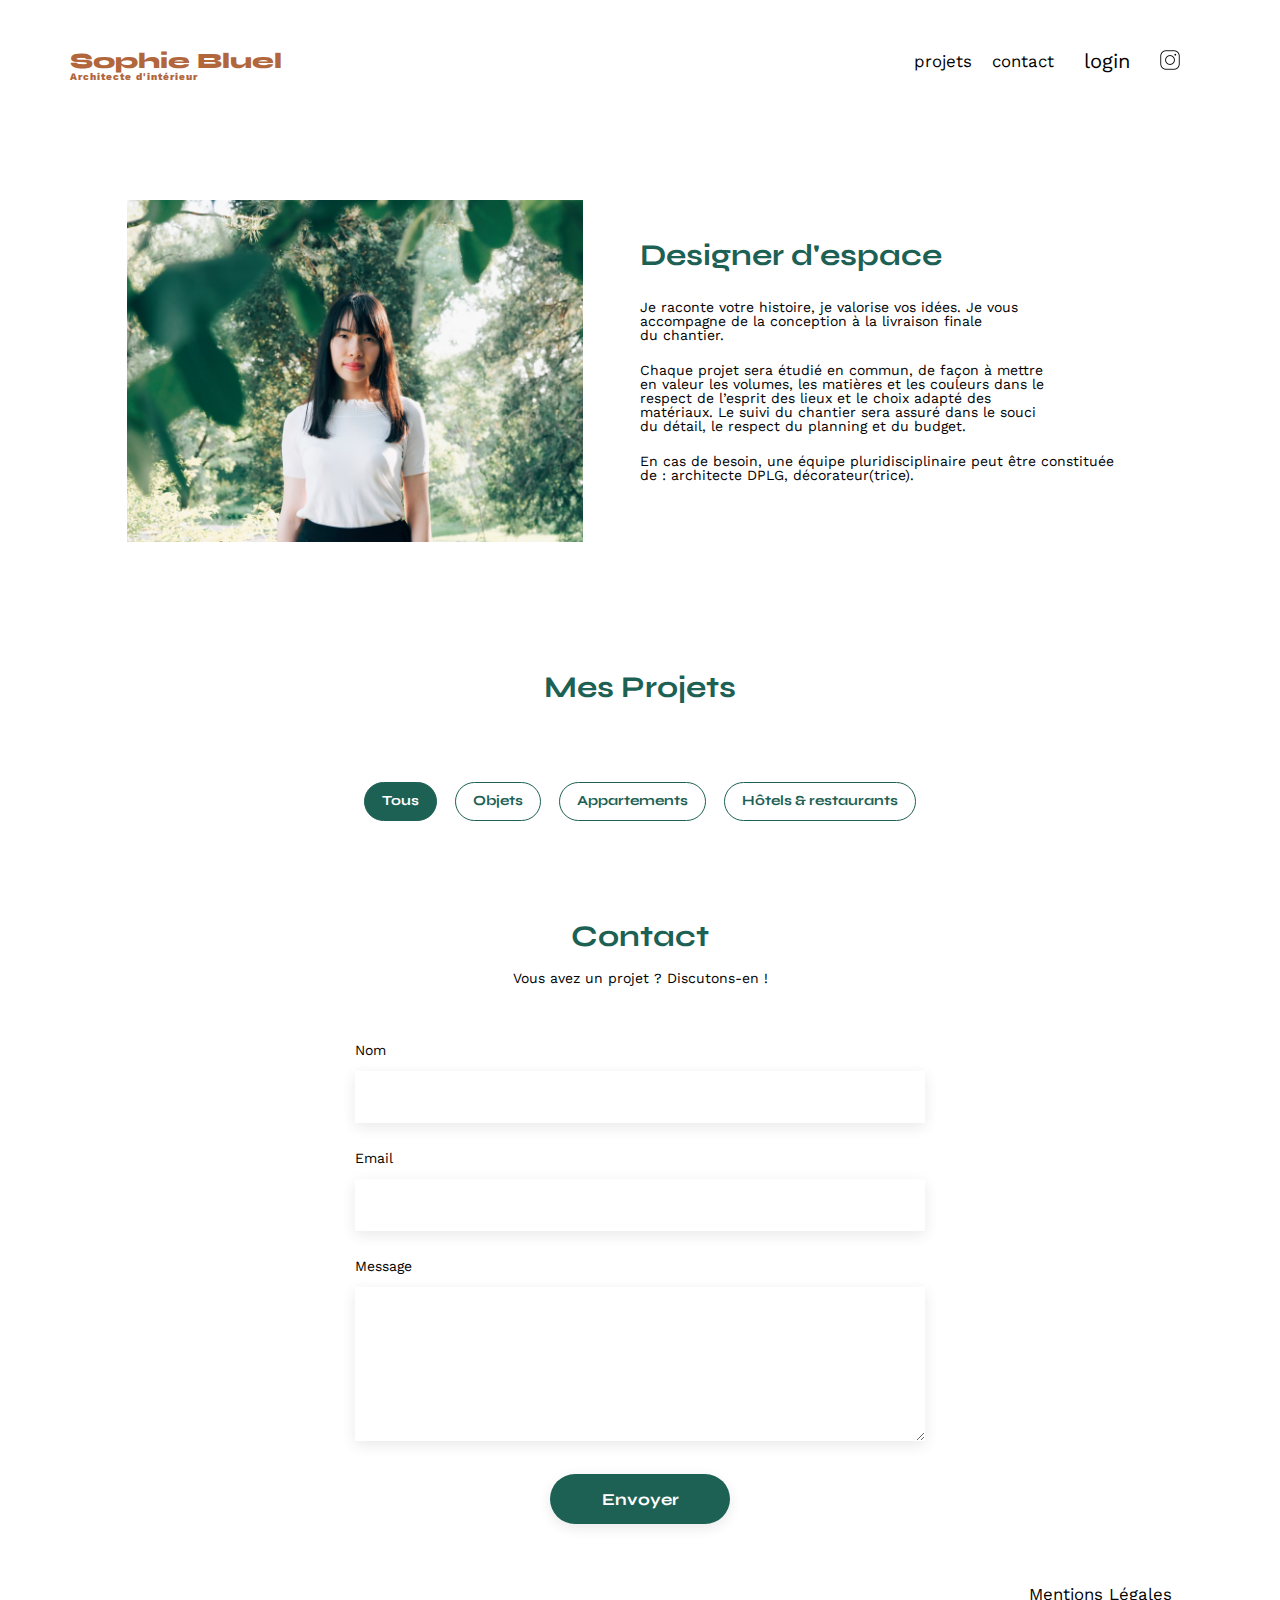
<file: FrontEnd/index.html>
<!DOCTYPE html>
<html lang="fr">
<head>
	<meta charset="UTF-8">
	<title>Sophie Bluel - Architecte d'intérieur</title>
	<meta name="viewport" content="width=device-width, initial-scale=1.0">
	<link rel="preconnect" href="https://fonts.googleapis.com">
	<link rel="preconnect" href="https://fonts.gstatic.com" crossorigin>
	<link href="https://fonts.googleapis.com/css2?family=Syne:wght@700;800&family=Work+Sans&display=swap" rel="stylesheet">
	<link rel="stylesheet" href="https://fonts.googleapis.com/css2?family=Material+Symbols+Outlined:opsz,wght,FILL,GRAD@20..48,100..700,0..1,-50..200" />
	<meta name="description" content="">
	<link rel="stylesheet" href="./assets/style.css">
	
</head>
<body>
	<div class="overlay"></div>
	<div class="modal"></div>
<header class="post_admin" id="post_admin">
	<div class="blackbanner">
		
	</div>
	<div class="underHeader">
		<h1>Sophie Bluel <span>Architecte d'intérieur</span></h1>
		<nav>
			<ul id="navigateurHeader">
				<li>projets</li>
				<li>contact</li>
				<a class="lien-header" href="log.html"><li>login</li></a>
				<li><img id="Instagram" src="./assets/icons/instagram.png" alt="Instagram"></li>
			</ul>
		</nav>
	</div>
</header>
<main>
	<section id="introduction">
		<figure>
			<img src="./assets/images/sophie-bluel.png" alt="">
			<div class="modifier">
				<span class="material-symbols-outlined">
					edit_square
				</span>
				<p id="modifier_2">modifier</p>
			</div>
		</figure>
		<article>
			<h2>Designer d'espace</h2>
			<p>Je raconte votre histoire, je valorise vos idées. Je vous <br> accompagne de la conception à la livraison finale <br>du chantier.</p><br>
			<p>Chaque projet sera étudié en commun, de façon à mettre <br> en valeur les volumes, les matières et les couleurs dans le <br> respect de l’esprit des lieux et le choix adapté des <br> matériaux. Le suivi du chantier sera assuré dans le souci <br> du détail, le respect du planning et du budget.</p><br>
			<p>En cas de besoin, une équipe pluridisciplinaire peut être constituée <br> de : architecte DPLG, décorateur(trice).</p><br>
		</article>
	</section>
	<section id="portfolio">

		
		<div class="mes_projets">
			<h2 id="projetsId">Mes Projets</h2>
			<div  id="modifierId" class="modifier">
				<span class="material-symbols-outlined">
					edit_square
				</span>
				<p id="modifier_2">modifier</p>
			</div>
		</div>
		<div class="div-button-portfolio">
		<a class="button-portfolio" id="button-portfolio"></a>
		<a class="button-portfolio" id="button-portfolio-1"></a>
		<a class="button-portfolio" id="button-portfolio-2"></a>
		<a class="button-portfolio" id="button-portfolio-3"></a>
		</div>
		<div class="gallery">
		</div>
	</section>
	<section id="contact">
		<h2>Contact</h2>
		<p>Vous avez un projet ? Discutons-en !</p>
		<form action="#" method="post">
			<label for="name">Nom</label>
			<input type="text" name="name" id="name">
			<label for="email">Email</label>
			<input type="email" name="email" id="email">
			<label for="message">Message</label>
			<textarea name="message" id="message" cols="30" rows="10"></textarea>
			<input type="submit" value="Envoyer">
		</form>
	</section>
</main>

<footer>
	<nav>
		<ul>
			<li>Mentions Légales</li>
		</ul>
	</nav>
</footer>
	<script src="projet3.js"></script>
	
</body>
</html>
</file>
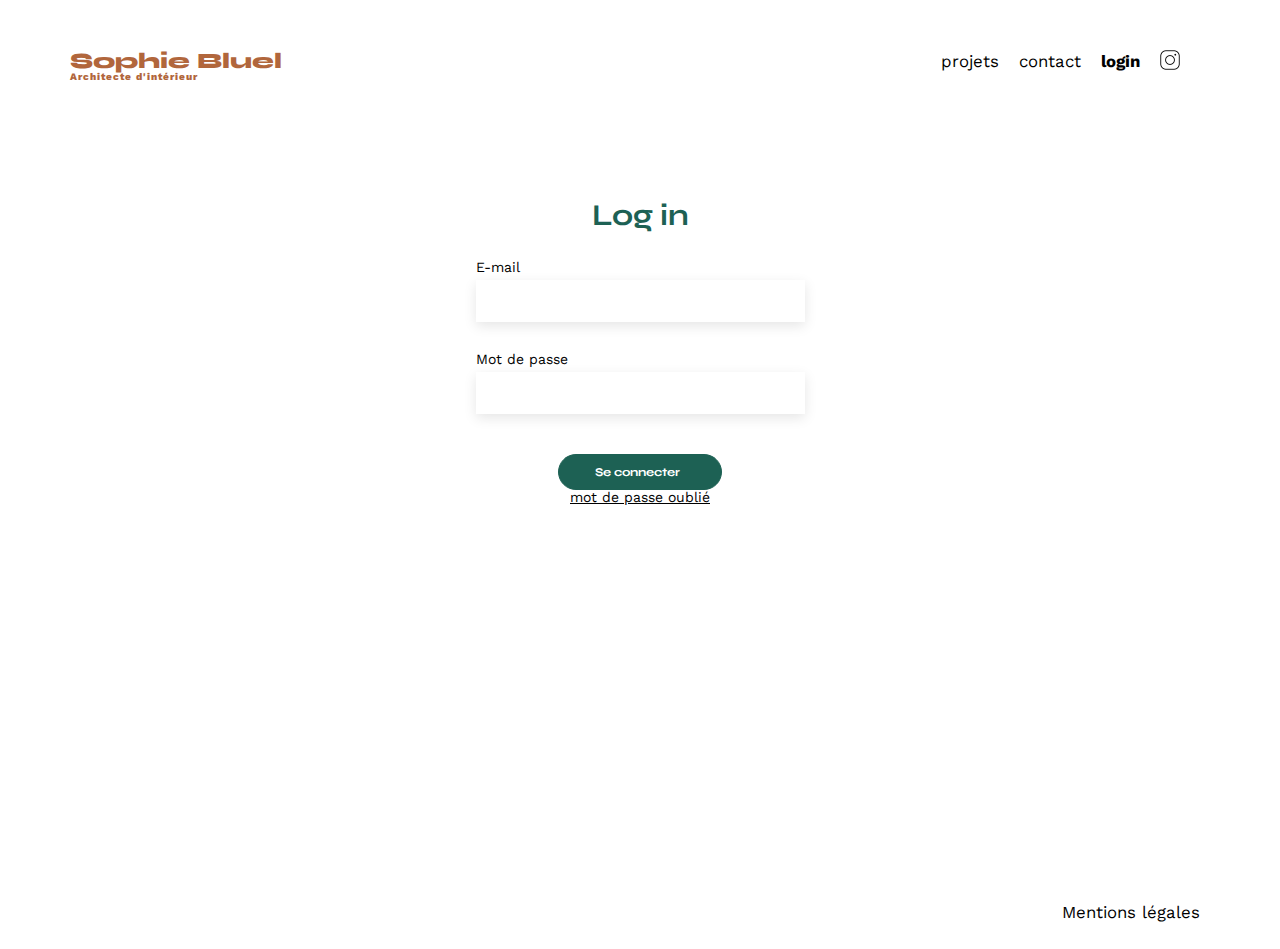
<file: FrontEnd/log.html>
<!DOCTYPE html>
<html lang="fr">
<head>
	<meta charset="UTF-8">
	<title>Sophie Bluel - Architecte d'intérieur</title>
	<meta name="viewport" content="width=device-width, initial-scale=1.0">
	<link rel="preconnect" href="https://fonts.googleapis.com">
	<link rel="preconnect" href="https://fonts.gstatic.com" crossorigin>
	<link href="https://fonts.googleapis.com/css2?family=Syne:wght@700;800&family=Work+Sans&display=swap" rel="stylesheet">
	
	<meta name="description" content="">
	<link rel="stylesheet" href="./assets/style.css">
	
</head>
<body>
<header class="underHeader">
	<h1>Sophie Bluel <span>Architecte d'intérieur</span></h1>
	<nav>
		<ul>
			<li>projets</li>
			<li>contact</li>
			<li>login</li>
			<li><img id="Instagram" src="./assets/icons/instagram.png" alt="Instagram"></li>
		</ul>
	</nav>
</header>
<main>
    <div id="madiv"></div>
</main>

<footer>
	<nav>
		<ul id="listfooter">
			<li>Mentions légales</li>
		</ul>
	</nav>
</footer>
	<script src="log.js" defer></script>
	
</body>
</html>
</file>
<file: FrontEnd/assets/style.css>
/* http://meyerweb.com/eric/tools/css/reset/
   v2.0 | 20110126
   License: none (public domain)
*/

html, body, div, span, applet, object, iframe,
h1, h2, h3, h4, h5, h6, p, blockquote, pre,
a, abbr, acronym, address, big, cite, code,
del, dfn, em, img, ins, kbd, q, s, samp,
small, strike, strong, sub, sup, tt, var,
b, u, i, center,
dl, dt, dd, ol, ul, li,
fieldset, form, label, legend,
table, caption, tbody, tfoot, thead, tr, th, td,
article, aside, canvas, details, embed,
figure, figcaption, footer, header, hgroup,
menu, nav, output, ruby, section, summary,
time, mark, audio, video {
	margin: 0;
	padding: 0;
	border: 0;
	font-size: 100%;
	font: inherit;
	vertical-align: baseline;
}
/* HTML5 display-role reset for older browsers */
article, aside, details, figcaption, figure,
footer, header, hgroup, menu, nav, section {
	display: block;
}
body {
	line-height: 1;
}
ol, ul {
	list-style: none;
}
blockquote, q {
	quotes: none;
}
blockquote:before, blockquote:after,
q:before, q:after {
	content: '';
	content: none;
}
table {
	border-collapse: collapse;
	border-spacing: 0;
}
/** end reset css**/
body {
	max-width: 1140px;
	margin:auto;
	font-family: 'Work Sans' ;
	font-size: 14px;
}
header {
	display: flex;
	justify-content: space-between;
	margin: 50px 0
}
section {
	margin: 50px 0
}

h1{
	display: flex;
	flex-direction: column;
	font-family: 'Syne';
	font-size: 22px;
	font-weight: 800;
	color: #B1663C
}

h1 > span {
	font-family: 'Work Sans';
	font-size:10px;
	letter-spacing: 0.1em;
;
}

h2{
	font-family: 'Syne';
	font-weight: 700;
	font-size: 30px;
	color: #1D6154
}
nav ul {
	display: flex;
	align-items: center;
	list-style-type: none;

}
nav li {
	padding: 0 10px;
	font-size: 1.2em;
}

li:hover {
	color: #B1663C;
}
#introduction {
	display: flex;
	align-items: center;
	margin-top: 0px;
}
#introduction figure {
	flex: 1
}
#introduction img {
	display: block;
	margin: auto;
	width: 80%;
}

#introduction article {
	flex: 1
}
#introduction h2 {
	margin-bottom: 1em;
}

#introduction p {
	margin-bottom: 0.5em;
}
#portfolio h2 {
	text-align: center;
	margin-bottom: 1em;
}
.gallery {
	width: 100%;
	display: grid;
	grid-template-columns: 1fr 1fr 1fr;
	grid-column-gap: 20px;
	grid-row-gap: 20px;
}

.gallery img {
	width: 100%;

}
#contact {
	width: 50%;
margin: auto;
}
#contact > * {
	text-align: center;

}
#contact h2{
	margin-bottom: 20px;
}
#contact form {
	text-align: left;
	margin-top:30px;
	display: flex;
	flex-direction: column;
}

#contact input {
	height: 50px;
	font-size: 1.2em;
	border: none;
	box-shadow: 0px 4px 14px rgba(0, 0, 0, 0.09);
}
#contact label {
	margin: 2em 0 1em 0;
}
#contact textarea {
	border: none;
	box-shadow: 0px 4px 14px rgba(0, 0, 0, 0.09);
}

input[type="submit"]{
	font-family: 'Syne';
	font-weight: 700;
	color: white;
	background-color: #1D6154;
	margin : 2em auto ;
	width: 180px;
	text-align: center;
	border-radius: 60px ;
}

footer nav ul {
	
	display: flex;
	justify-content: flex-end;
	margin: 2em
}

/* ajout de Florent Guyard */

#portfolio
{
	margin-top: 130px;
}

.div-button-portfolio
{
	width: 50%;
	display: flex;
	flex-direction: row;
	justify-content: space-around;
	margin-left: 25%;
	margin-bottom: 50px;
	margin-top: 50px;
	cursor: pointer;
}
.button-portfolio
{
	border: solid 1px rgba(29, 97, 84, 1);
	color: rgba(29, 97, 84, 1);
	padding: 2% 3% 2% 3%;
	border-radius: 60px;
	font-weight: bold;
	font-family: syne;
}
.button-portfolio:hover
{
	background-color: rgba(29, 97, 84, 1);
	color: white;
}
#eventbuttontous
{
	border: solid 1px rgba(29, 97, 84, 1);
	background-color: rgba(29, 97, 84, 1);
	color: white;
	padding: 2% 3% 2% 3%;
	border-radius: 60px;
	font-weight: bold;
	font-family: syne;
}
#button-portfolio-green
{
	border: solid 1px rgba(29, 97, 84, 1);
	background-color: rgba(29, 97, 84, 1);
	color: white;
	padding: 2% 3% 2% 3%;
	border-radius: 60px;
	font-weight: bold;
	font-family: syne;
}
.monformulaire
{
	display: flex;
	flex-direction: column;
	align-items: center;
}
.mafigure
{
 max-width: 345px;
 max-height: 476px;
}
.imagefigure
{
	max-width: 345px;
	max-height: 456px;
}

/*page de connexion */

main
{
	padding-top: 6%;
}
#madiv
{
	display: flex;
	flex-direction: column;
	align-items: center;
}

.divinput 
{
	display: flex;
	flex-direction: column;
}
.divinput2
{
	display: flex;
	flex-direction: column;
}
.moninput
{
	width: 325px;
	height: 40px;
	box-shadow: rgba(0, 0, 0, 0.1) 0px 4px 12px;
	border: none;
}
.monlabel
{
	margin-bottom: 6px;
	margin-top: 30px;
}
.monbouton
{
	margin-top: 40px;
	width: 50%;
	font-weight: bold;
	font-size: 12px;
	border: solid 1px rgba(29, 97, 84, 1);
	padding: 3% 15px 3% 3%;
	border-radius: 60px;
	font-weight: bold;
	font-family: 'syne';
	background-color: rgba(29, 97, 84, 1);
	color: white;
	cursor: pointer;
}
.monparagraphe
{
	margin-top: 25px;
	text-decoration: underline;
}

#listfooter
{
	margin-top: 400px;
	margin-right: 0px;
}
/* modification du header */

#thirdelement
{
	font-weight: bold;
}

.lien-header
{
	text-decoration: none;
	color: black;
}
.material-symbols-outlined
{
	color: white;
}

#Instagram
{
	width: 50%;
	height: 50%;
}

#message_erreur
{
    color: red;
	display: none;
	margin-top: 10px;
}

/* une fois connecté partie admin */





/* dynamisation de la page Index  */
header{
	display: flex;
	flex-direction: column;
	margin-top: 0%;
}
.blackbanner
{
	height: 60px;
	background-color: black;
	width: 100%;
	display: flex;
	display: none;
}
.firstedition , .mylink
{
	color: white;
}
.firsticon
{
	width: 25px;
	height: 25px;
	margin-right: 10px;
	margin-bottom: 3px;
}
.newdiv
{
	width: 100%;
	display: flex;
	flex-direction: row;
	justify-content: center;
	gap: 20px;
	align-items: center;
	height: 100%;
	
}
.firstblock
{
	display: flex;
	flex-direction: row;
	align-items: center;
}
.mylink
{
	background-color: white;
    color: black;
    padding: 1% 2% 1% 2%;
	border-radius: 60px;
}
.indoorlink
{
	font-weight: 600;
}
.underHeader
{
    display: flex;
    flex-direction: row;
    justify-content: space-between;
	margin-top: 50px;
	cursor: pointer;
}
.modifier
{
    display: flex;
    flex-direction: row;
	margin-top: 10px;
   margin-left: 10%;
   align-items: center;
   gap: 10px;
   display: none;
}
#modifier_2 
{
	margin-top: 10px;
	cursor: pointer;
}
.material-symbols-outlined
{
	color: black;
}
.mes_projets
{
	display: flex;
	flex-direction: row;
	justify-content: center;
	align-items: center;
	gap: 35px;
}
#modifierId
{
	margin-left: 0%;
	margin-bottom: 30px;
	margin-top: 0px;
	display: flex;
	flex-direction: row;
	display: none;
}

.lien-header
{
	padding: 0 10px;
	font-size: 1.2em;
}

/* création de la modale */

.overlay
{
	position: fixed;
	top: 0;
	left: 0;
	width: 100vw;
	height: 100vh;
	background-color: rgba(0, 0, 0, 0.8);
	display: none;
}

.modal
{
	position: absolute;
	top: 660px;
	left: 580px;
	width: 755px;
	height: 840px;
	background-color: white;
	border-radius: 10px;
	display: none;
	flex-direction: column;
	justify-content: space-around;
	align-items: center;

}
.cross
{
	position: absolute;
	top: 30px;
	right: 35px;
	cursor: pointer;
}
.arrowreturn
{
	position: absolute;
	top: 30px;
	left: 35px;
	cursor: pointer;
}
.galeriephoto 
{
	font-size: 30px;
	font-weight: 500;
	font-family: 'Work sans';
	margin-bottom: 20px;
	margin-top: 65px;
}

.addphoto
{
	background-color: rgba(29, 97, 84, 1);
	color: white;
	font-weight: bold;
	font-size: 12px;
	border: solid 1px rgba(29, 97, 84, 1);
	padding: 2% 8% 2% 8%;
	border-radius: 60px;
	font-family: 'syne';
	margin-bottom: 30px;
	font-size: 16px;
	cursor: pointer;
}
.removeproject
{
	color: #D65353;
	font-family: 'syne';
	font-weight: normal;
	margin-bottom: 45px;
}
.projectcontainer
{
	display: grid;
	grid-template-rows: auto;
	grid-template-columns: 1fr 1fr 1fr 1fr 1fr;
	row-gap: 3%;
	column-gap: 3%;
	justify-content: center;
	align-content: center;
	margin-top: 30px;
	
}
.innerdiv
{
	width: 100px;
	height: 150px;

}
.monimage
{

	width: 100%;
	object-fit: fill;
}
.monparagraphe
{
	margin-top: 0px;
}
.innerdiv img{
	width: 100px;
	height: 130px;
}
.separation  
{
	background-color: #B3B3B3;
	height: 1px;
	width: 75%;
	margin-top: 10%;
	margin-bottom: auto;
}

.innerdiv img.dustbinimage 
{
	background-color: black;
	border-radius: 2px;
	width: 13px;
	height: 13px;
	padding: 5px;
	cursor: pointer;
}
.linkdelete
{
	position: relative;
	top : 32px;
	left: 70px;
	width: 23px;
	height: 23px;
	display: inline-block;
}

.innerdiv img.elargissement 
{
	background-color: black;
	border-radius: 2px;
	width: 13px;
	height: 13px;
	padding: 5px;
	position: relative;
	top : 32px;
	left: 20px;
}

/* Intégration de la partie de la modale permettant d'ajouter des projets */

#heightmodal
{
	height: 720px;
}
.divAjoutPhoto
{
	font-size: 30px;
	font-weight: 500;
	font-family: 'Work sans';

	/*margin-bottom: 20px;*/
	/*margin-top: 65px;*/
}
.formaddproject
{
	width: 66%;
	height: 100%;
	display: flex;
	flex-direction: column;
	justify-content: space-evenly;
	align-items: center;
	gap: 20px;
	margin-top: 20px;
	margin-bottom: 30px;
}

.photosender
{
	background-color: #E8F1F6;
	width: 18% ;
	height: 3%;
	display: flex;
	flex-direction: column;
	justify-content: space-evenly;
	align-items: center;
	border-radius: 3px;
	display: block;
	opacity: 0;
	position: absolute;
}

.ajoutphoto
{
	background-color: #E8F1F6;
	height: 170px;
	width: 100%;
	display: flex;
	flex-direction: column;
	justify-content: space-evenly;
	align-items: center;
	border-radius: 3px;
}

.imagelandscape
{
	width: 28%;
	height: 28%;
	background-image: grey;
}

.addphotolink
{
	padding: 2% 7% 2% 7%;
	background-color: #CBD6DC;
	border-radius: 60px;
	color: #306685;
	font-weight: 500;
	font-size: 14px;
	line-height: 16px;
	cursor: pointer;
}

.erreurtitre, .erreurcategory, .erreurphoto
{
	color: red;
	width: 100%;
	display: none;
}

.divtitre
{
	display: flex;
	flex-direction: column;
	width: 100%;
	gap: 10px;
}

.divcategorie
{
	display: flex;
	flex-direction: column;
	width: 100%;
	gap: 10px;
}

.formtexttitre
{
	width: 100%;
	height: 40px;
	box-shadow: rgba(0, 0, 0, 0.1) 0px 4px 12px;
	border: none;

}
.greybar
{
	background-color: #B3B3B3;
	height: 1px;
	width: 100%;

}
.validatebutton
{
	background: #A7A7A7;
	border-radius: 60px;
	padding: 2% 15% 2% 15%;
	color: white;
	border: none;
	font-weight: 700;
	font-family: 'Syne';
	font-style: normal;
	font-size: 14px;
	line-height: 17px;
	cursor: pointer;
}

.newdiv2
{
	width: 100%;
	height: 100%;
	display: flex;
	flex-direction: column;
	justify-content: space-evenly;
	align-items: center;
}

.formselectcategory
{
	height: 40px;
	width: 100%;
}

.imageupload
{
	max-height: 170px;
	max-width: 500px;
}
</file>
